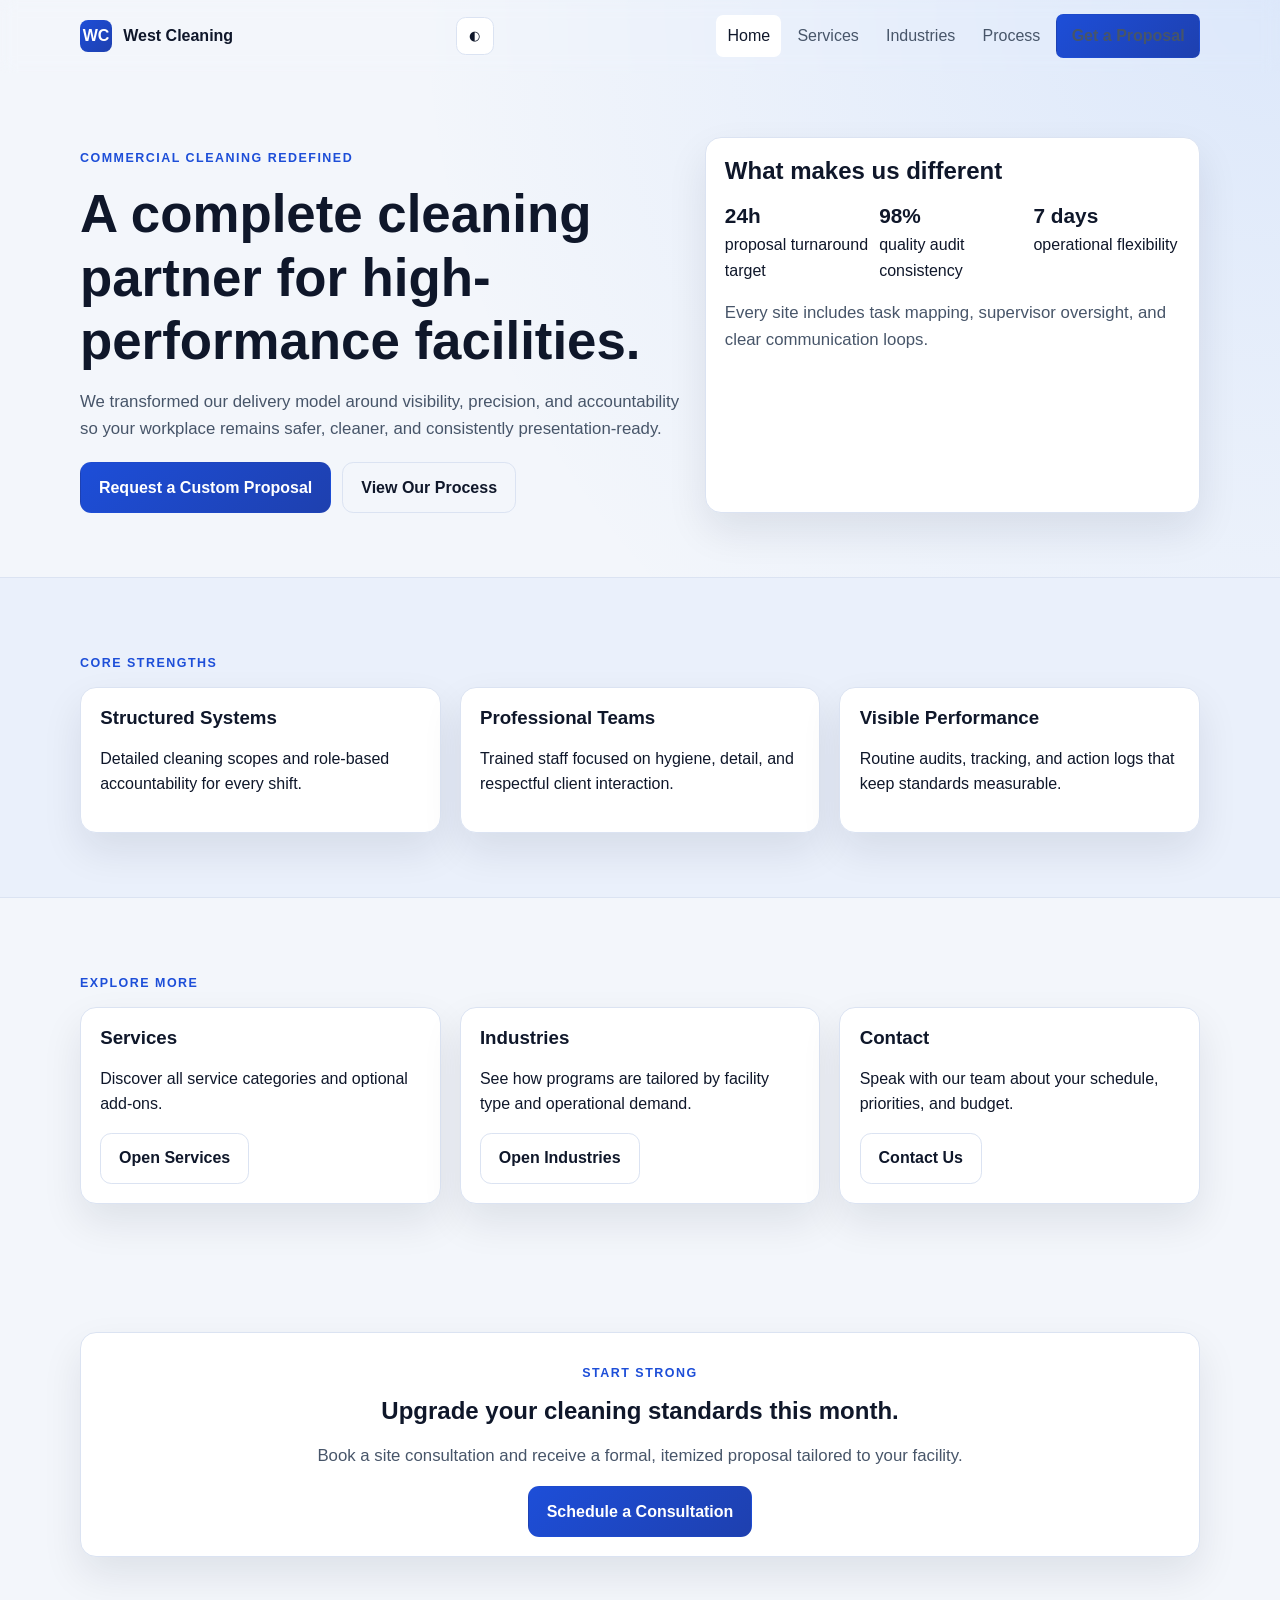
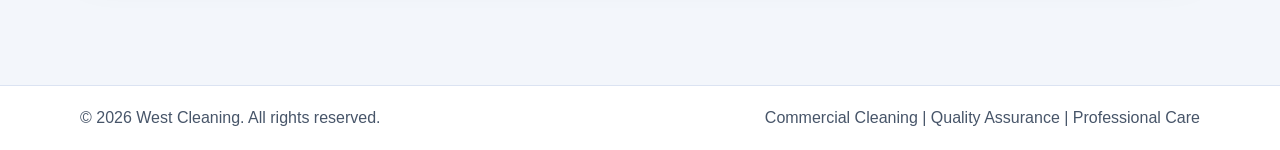
<file: index.html>
<!DOCTYPE html>
<html lang="en">
  <head>
    <meta charset="UTF-8" />
    <meta name="viewport" content="width=device-width, initial-scale=1.0" />
    <title>West Cleaning | Commercial Cleaning Excellence</title>
    <meta
      name="description"
      content="West Cleaning delivers premium commercial cleaning with dependable systems, measurable outcomes, and responsive service."
    />
    <link rel="stylesheet" href="style.css" />
  </head>
  <body>
    <a class="skip-link" href="#main">Skip to main content</a>
    <header class="site-header">
      <div class="container nav-wrap">
        <a href="index.html" class="brand" aria-label="West Cleaning home">
          <span class="brand-mark" aria-hidden="true">WC</span>
          <span>West Cleaning</span>
        </a>

        <div class="header-actions">
          <button id="theme-toggle" class="theme-toggle" type="button" aria-label="Switch to dark mode">◐</button>
          <button class="menu-toggle" type="button" aria-expanded="false" aria-controls="site-nav" aria-label="Open navigation">
            <span></span><span></span><span></span>
          </button>
        </div>

        <nav id="site-nav" class="site-nav" aria-label="Primary navigation">
          <a href="index.html">Home</a>
          <a href="services.html">Services</a>
          <a href="industries.html">Industries</a>
          <a href="process.html">Process</a>
          <a href="contact.html" class="btn btn-small">Get a Proposal</a>
        </nav>
      </div>
    </header>

    <main id="main">
      <section class="section">
        <div class="container hero-grid">
          <div class="reveal">
            <p class="eyebrow">Commercial Cleaning Redefined</p>
            <h1>A complete cleaning partner for high-performance facilities.</h1>
            <p class="lead">
              We transformed our delivery model around visibility, precision, and accountability so your workplace remains safer,
              cleaner, and consistently presentation-ready.
            </p>
            <div class="hero-actions">
              <a class="btn" href="contact.html">Request a Custom Proposal</a>
              <a class="btn btn-ghost" href="process.html">View Our Process</a>
            </div>
          </div>

          <aside class="card hero-panel reveal" aria-label="Service metrics">
            <h2>What makes us different</h2>
            <div class="stats">
              <article><strong>24h</strong><span>proposal turnaround target</span></article>
              <article><strong>98%</strong><span>quality audit consistency</span></article>
              <article><strong>7 days</strong><span>operational flexibility</span></article>
            </div>
            <p class="lead">Every site includes task mapping, supervisor oversight, and clear communication loops.</p>
          </aside>
        </div>
      </section>

      <section class="section alt">
        <div class="container">
          <p class="eyebrow reveal">Core Strengths</p>
          <div class="grid-3">
            <article class="card reveal"><h3>Structured Systems</h3><p>Detailed cleaning scopes and role-based accountability for every shift.</p></article>
            <article class="card reveal"><h3>Professional Teams</h3><p>Trained staff focused on hygiene, detail, and respectful client interaction.</p></article>
            <article class="card reveal"><h3>Visible Performance</h3><p>Routine audits, tracking, and action logs that keep standards measurable.</p></article>
          </div>
        </div>
      </section>

      <section class="section">
        <div class="container">
          <p class="eyebrow reveal">Explore More</p>
          <div class="grid-3">
            <article class="card reveal"><h3>Services</h3><p>Discover all service categories and optional add-ons.</p><a class="btn btn-ghost" href="services.html">Open Services</a></article>
            <article class="card reveal"><h3>Industries</h3><p>See how programs are tailored by facility type and operational demand.</p><a class="btn btn-ghost" href="industries.html">Open Industries</a></article>
            <article class="card reveal"><h3>Contact</h3><p>Speak with our team about your schedule, priorities, and budget.</p><a class="btn btn-ghost" href="contact.html">Contact Us</a></article>
          </div>
        </div>
      </section>

      <section class="section">
        <div class="container card cta-banner reveal">
          <p class="eyebrow">Start Strong</p>
          <h2>Upgrade your cleaning standards this month.</h2>
          <p class="lead">Book a site consultation and receive a formal, itemized proposal tailored to your facility.</p>
          <a class="btn" href="contact.html">Schedule a Consultation</a>
        </div>
      </section>
    </main>

    <footer class="site-footer">
      <div class="container footer-grid">
        <span>© <span id="year"></span> West Cleaning. All rights reserved.</span>
        <span>Commercial Cleaning | Quality Assurance | Professional Care</span>
      </div>
    </footer>

    <button class="back-to-top" type="button" aria-label="Back to top">↑</button>
    <script src="script.js"></script>
  </body>
</html>
</file>
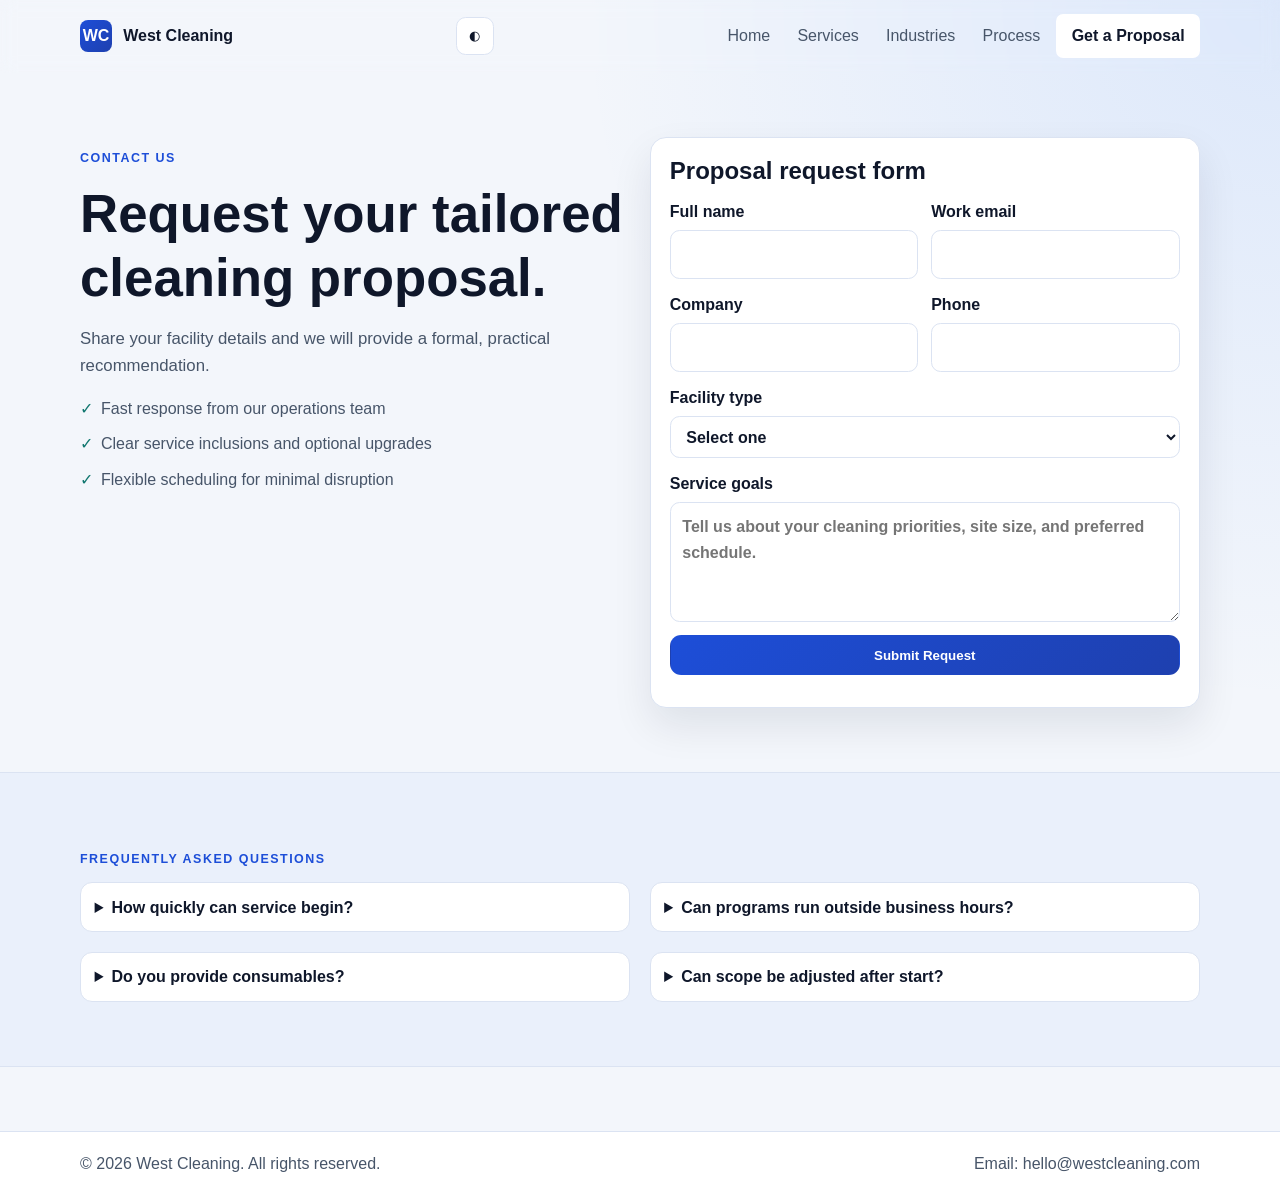
<file: contact.html>
<!DOCTYPE html>
<html lang="en">
  <head>
    <meta charset="UTF-8" />
    <meta name="viewport" content="width=device-width, initial-scale=1.0" />
    <title>Contact | West Cleaning</title>
    <meta name="description" content="Request a commercial cleaning proposal from West Cleaning." />
    <link rel="stylesheet" href="style.css" />
  </head>
  <body>
    <a class="skip-link" href="#main">Skip to main content</a>
    <header class="site-header">
      <div class="container nav-wrap">
        <a href="index.html" class="brand" aria-label="West Cleaning home"><span class="brand-mark">WC</span><span>West Cleaning</span></a>
        <div class="header-actions">
          <button id="theme-toggle" class="theme-toggle" type="button" aria-label="Switch to dark mode">◐</button>
          <button class="menu-toggle" type="button" aria-expanded="false" aria-controls="site-nav" aria-label="Open navigation"><span></span><span></span><span></span></button>
        </div>
        <nav id="site-nav" class="site-nav" aria-label="Primary navigation">
          <a href="index.html">Home</a><a href="services.html">Services</a><a href="industries.html">Industries</a><a href="process.html">Process</a><a href="contact.html" class="btn btn-small">Get a Proposal</a>
        </nav>
      </div>
    </header>

    <main id="main">
      <section class="section">
        <div class="container grid-2">
          <article class="reveal">
            <p class="eyebrow">Contact Us</p>
            <h1>Request your tailored cleaning proposal.</h1>
            <p class="lead">Share your facility details and we will provide a formal, practical recommendation.</p>
            <ul class="icon-list">
              <li>Fast response from our operations team</li>
              <li>Clear service inclusions and optional upgrades</li>
              <li>Flexible scheduling for minimal disruption</li>
            </ul>
          </article>

          <article class="card reveal">
            <h2>Proposal request form</h2>
            <form class="quote-form" novalidate>
              <div class="form-row">
                <label>Full name<input id="name" name="name" type="text" required /></label>
                <label>Work email<input id="email" name="email" type="email" required /></label>
              </div>
              <div class="form-row">
                <label>Company<input id="company" name="company" type="text" required /></label>
                <label>Phone<input id="phone" name="phone" type="tel" required /></label>
              </div>
              <label>Facility type
                <select id="facility" name="facility" required>
                  <option value="">Select one</option>
                  <option>Office</option>
                  <option>Retail</option>
                  <option>Medical</option>
                  <option>Industrial</option>
                  <option>Mixed-use</option>
                </select>
              </label>
              <label>Service goals
                <textarea id="message" name="message" required placeholder="Tell us about your cleaning priorities, site size, and preferred schedule."></textarea>
              </label>
              <button class="btn" type="submit">Submit Request</button>
              <p class="form-status" role="status" aria-live="polite"></p>
            </form>
          </article>
        </div>
      </section>

      <section class="section alt">
        <div class="container">
          <p class="eyebrow reveal">Frequently Asked Questions</p>
          <div class="grid-2">
            <details class="faq-item reveal"><summary>How quickly can service begin?</summary><p>Most onboarding timelines are finalized within 3 to 7 business days after proposal approval.</p></details>
            <details class="faq-item reveal"><summary>Can programs run outside business hours?</summary><p>Yes. We support morning, evening, overnight, and weekend delivery windows.</p></details>
            <details class="faq-item reveal"><summary>Do you provide consumables?</summary><p>Yes, we can include restocking support as part of your service plan.</p></details>
            <details class="faq-item reveal"><summary>Can scope be adjusted after start?</summary><p>Absolutely. We review and refine your program as site conditions evolve.</p></details>
          </div>
        </div>
      </section>
    </main>

    <footer class="site-footer">
      <div class="container footer-grid"><span>© <span id="year"></span> West Cleaning. All rights reserved.</span><span>Email: hello@westcleaning.com</span></div>
    </footer>

    <button class="back-to-top" type="button" aria-label="Back to top">↑</button>
    <script src="script.js"></script>
  </body>
</html>
</file>
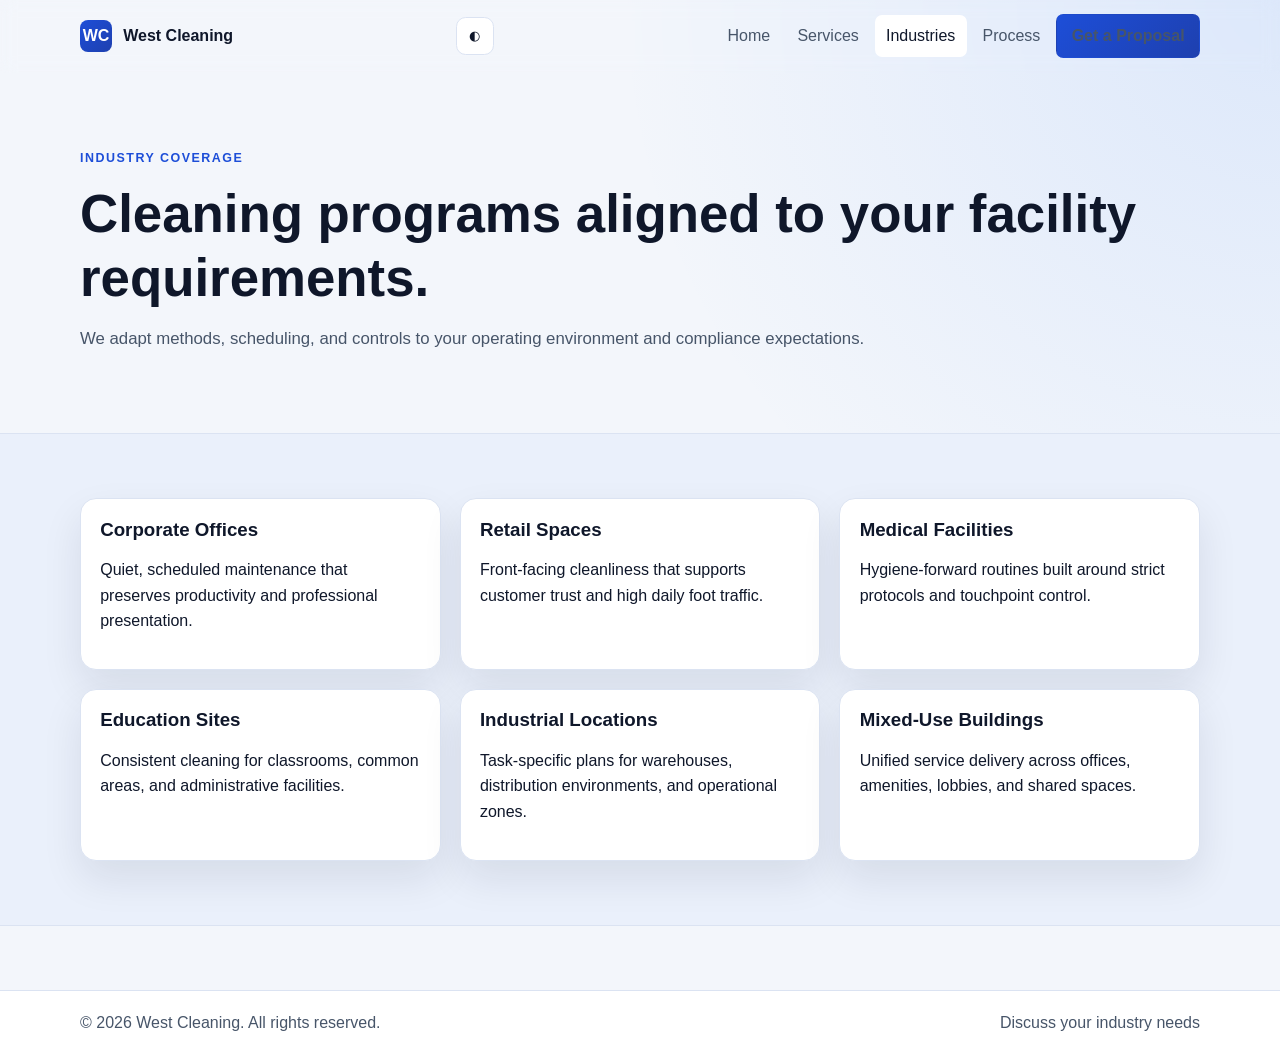
<file: industries.html>
<!DOCTYPE html>
<html lang="en">
  <head>
    <meta charset="UTF-8" />
    <meta name="viewport" content="width=device-width, initial-scale=1.0" />
    <title>Industries | West Cleaning</title>
    <meta name="description" content="Industry-specific commercial cleaning programs designed by West Cleaning." />
    <link rel="stylesheet" href="style.css" />
  </head>
  <body>
    <a class="skip-link" href="#main">Skip to main content</a>
    <header class="site-header">
      <div class="container nav-wrap">
        <a href="index.html" class="brand" aria-label="West Cleaning home"><span class="brand-mark">WC</span><span>West Cleaning</span></a>
        <div class="header-actions">
          <button id="theme-toggle" class="theme-toggle" type="button" aria-label="Switch to dark mode">◐</button>
          <button class="menu-toggle" type="button" aria-expanded="false" aria-controls="site-nav" aria-label="Open navigation"><span></span><span></span><span></span></button>
        </div>
        <nav id="site-nav" class="site-nav" aria-label="Primary navigation">
          <a href="index.html">Home</a><a href="services.html">Services</a><a href="industries.html">Industries</a><a href="process.html">Process</a><a href="contact.html" class="btn btn-small">Get a Proposal</a>
        </nav>
      </div>
    </header>

    <main id="main">
      <section class="section">
        <div class="container reveal">
          <p class="eyebrow">Industry Coverage</p>
          <h1>Cleaning programs aligned to your facility requirements.</h1>
          <p class="lead">We adapt methods, scheduling, and controls to your operating environment and compliance expectations.</p>
        </div>
      </section>

      <section class="section alt">
        <div class="container grid-3">
          <article class="card reveal"><h3>Corporate Offices</h3><p>Quiet, scheduled maintenance that preserves productivity and professional presentation.</p></article>
          <article class="card reveal"><h3>Retail Spaces</h3><p>Front-facing cleanliness that supports customer trust and high daily foot traffic.</p></article>
          <article class="card reveal"><h3>Medical Facilities</h3><p>Hygiene-forward routines built around strict protocols and touchpoint control.</p></article>
          <article class="card reveal"><h3>Education Sites</h3><p>Consistent cleaning for classrooms, common areas, and administrative facilities.</p></article>
          <article class="card reveal"><h3>Industrial Locations</h3><p>Task-specific plans for warehouses, distribution environments, and operational zones.</p></article>
          <article class="card reveal"><h3>Mixed-Use Buildings</h3><p>Unified service delivery across offices, amenities, lobbies, and shared spaces.</p></article>
        </div>
      </section>
    </main>

    <footer class="site-footer">
      <div class="container footer-grid"><span>© <span id="year"></span> West Cleaning. All rights reserved.</span><a href="contact.html">Discuss your industry needs</a></div>
    </footer>

    <button class="back-to-top" type="button" aria-label="Back to top">↑</button>
    <script src="script.js"></script>
  </body>
</html>
</file>
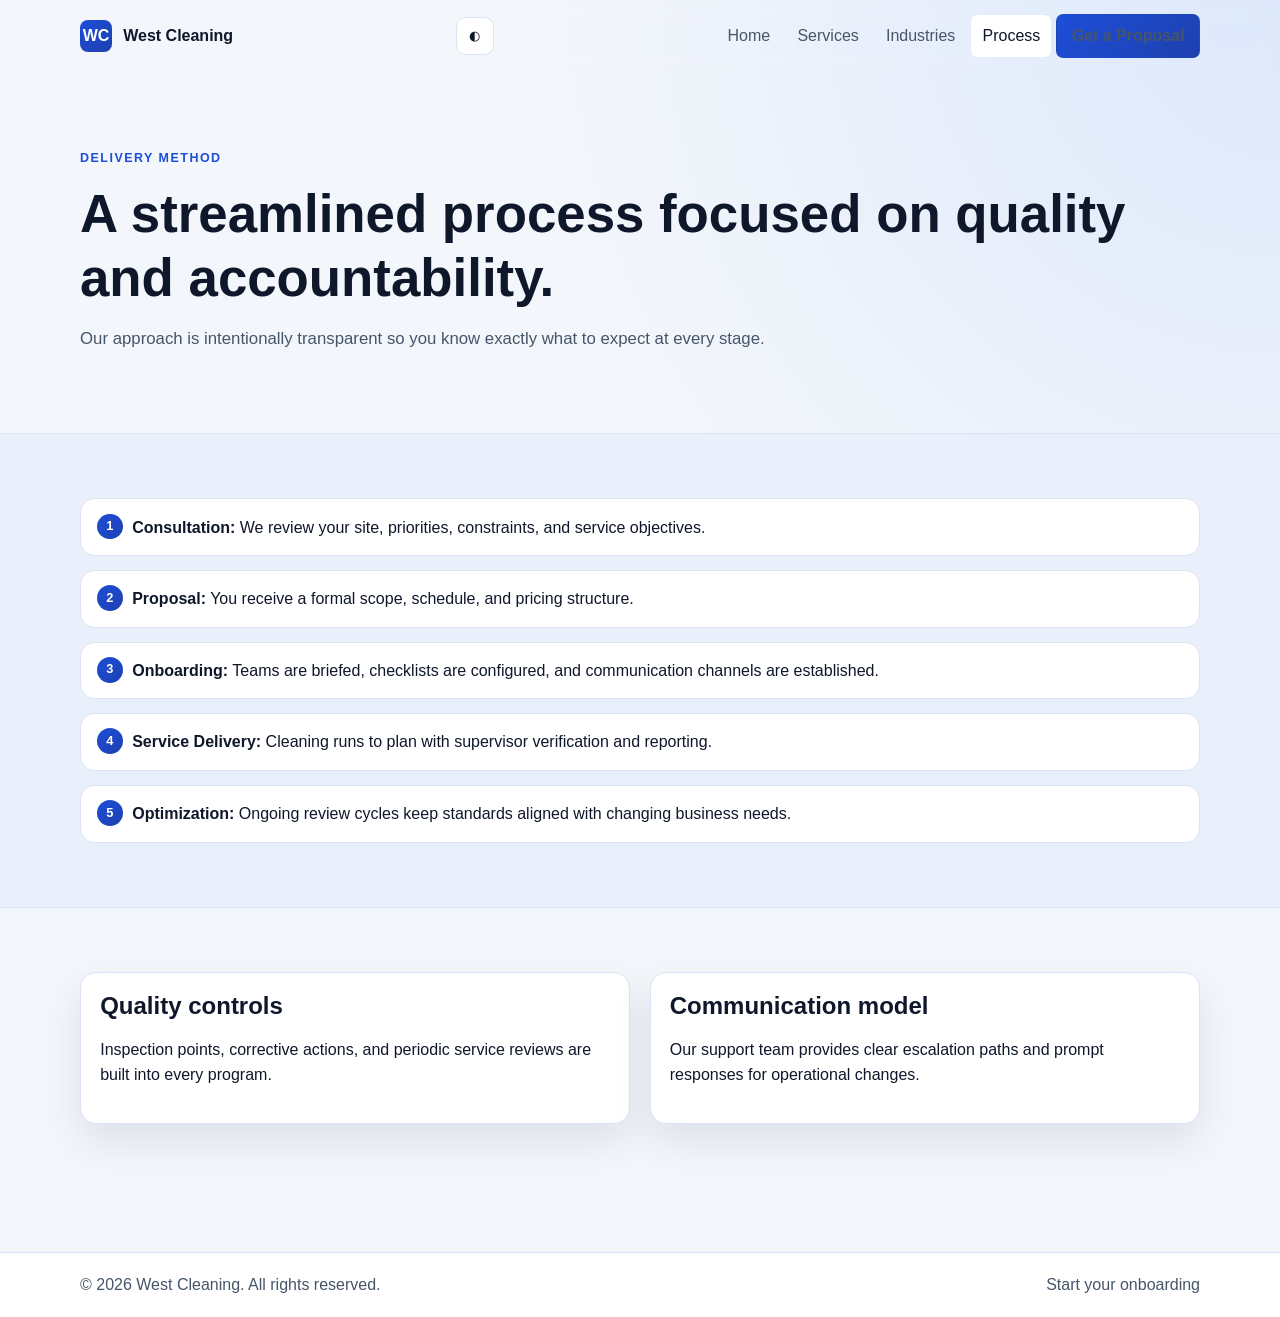
<file: process.html>
<!DOCTYPE html>
<html lang="en">
  <head>
    <meta charset="UTF-8" />
    <meta name="viewport" content="width=device-width, initial-scale=1.0" />
    <title>Process | West Cleaning</title>
    <meta name="description" content="A transparent commercial cleaning process from consultation to continuous improvement." />
    <link rel="stylesheet" href="style.css" />
  </head>
  <body>
    <a class="skip-link" href="#main">Skip to main content</a>
    <header class="site-header">
      <div class="container nav-wrap">
        <a href="index.html" class="brand" aria-label="West Cleaning home"><span class="brand-mark">WC</span><span>West Cleaning</span></a>
        <div class="header-actions">
          <button id="theme-toggle" class="theme-toggle" type="button" aria-label="Switch to dark mode">◐</button>
          <button class="menu-toggle" type="button" aria-expanded="false" aria-controls="site-nav" aria-label="Open navigation"><span></span><span></span><span></span></button>
        </div>
        <nav id="site-nav" class="site-nav" aria-label="Primary navigation">
          <a href="index.html">Home</a><a href="services.html">Services</a><a href="industries.html">Industries</a><a href="process.html">Process</a><a href="contact.html" class="btn btn-small">Get a Proposal</a>
        </nav>
      </div>
    </header>

    <main id="main">
      <section class="section">
        <div class="container reveal">
          <p class="eyebrow">Delivery Method</p>
          <h1>A streamlined process focused on quality and accountability.</h1>
          <p class="lead">Our approach is intentionally transparent so you know exactly what to expect at every stage.</p>
        </div>
      </section>

      <section class="section alt">
        <div class="container">
          <ol class="process-steps reveal">
            <li><strong>Consultation:</strong> We review your site, priorities, constraints, and service objectives.</li>
            <li><strong>Proposal:</strong> You receive a formal scope, schedule, and pricing structure.</li>
            <li><strong>Onboarding:</strong> Teams are briefed, checklists are configured, and communication channels are established.</li>
            <li><strong>Service Delivery:</strong> Cleaning runs to plan with supervisor verification and reporting.</li>
            <li><strong>Optimization:</strong> Ongoing review cycles keep standards aligned with changing business needs.</li>
          </ol>
        </div>
      </section>

      <section class="section">
        <div class="container grid-2">
          <article class="card reveal"><h2>Quality controls</h2><p>Inspection points, corrective actions, and periodic service reviews are built into every program.</p></article>
          <article class="card reveal"><h2>Communication model</h2><p>Our support team provides clear escalation paths and prompt responses for operational changes.</p></article>
        </div>
      </section>
    </main>

    <footer class="site-footer">
      <div class="container footer-grid"><span>© <span id="year"></span> West Cleaning. All rights reserved.</span><a href="contact.html">Start your onboarding</a></div>
    </footer>

    <button class="back-to-top" type="button" aria-label="Back to top">↑</button>
    <script src="script.js"></script>
  </body>
</html>
</file>
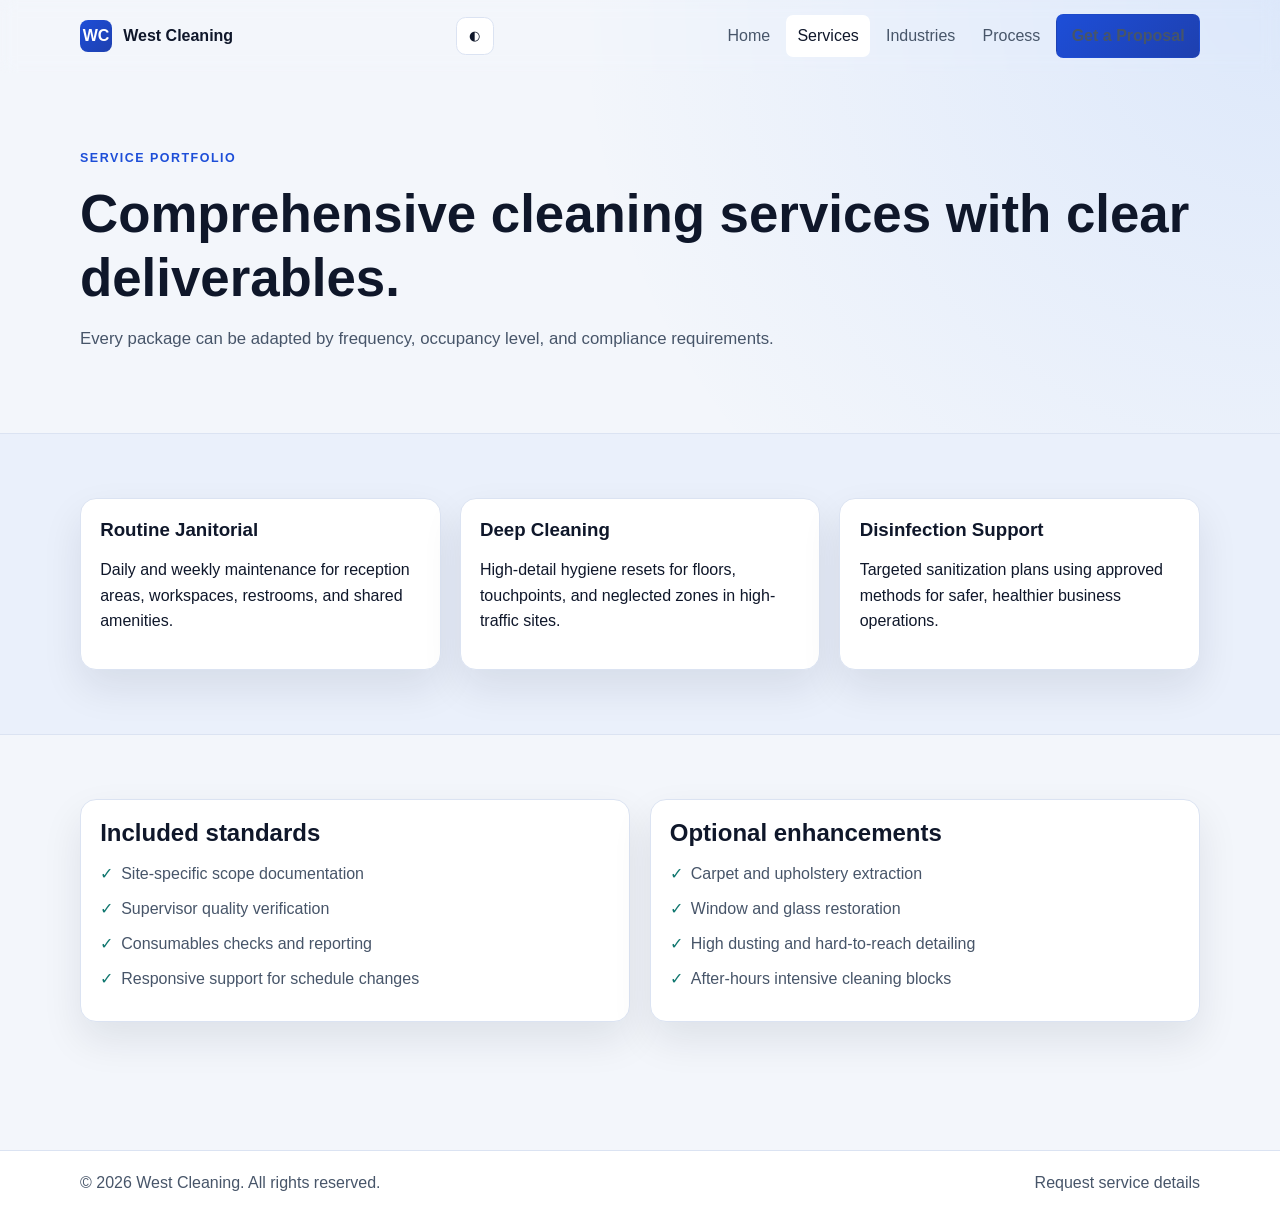
<file: services.html>
<!DOCTYPE html>
<html lang="en">
  <head>
    <meta charset="UTF-8" />
    <meta name="viewport" content="width=device-width, initial-scale=1.0" />
    <title>Services | West Cleaning</title>
    <meta name="description" content="Explore West Cleaning service programs for offices, retail, healthcare, and industrial spaces." />
    <link rel="stylesheet" href="style.css" />
  </head>
  <body>
    <a class="skip-link" href="#main">Skip to main content</a>
    <header class="site-header">
      <div class="container nav-wrap">
        <a href="index.html" class="brand" aria-label="West Cleaning home"><span class="brand-mark">WC</span><span>West Cleaning</span></a>
        <div class="header-actions">
          <button id="theme-toggle" class="theme-toggle" type="button" aria-label="Switch to dark mode">◐</button>
          <button class="menu-toggle" type="button" aria-expanded="false" aria-controls="site-nav" aria-label="Open navigation"><span></span><span></span><span></span></button>
        </div>
        <nav id="site-nav" class="site-nav" aria-label="Primary navigation">
          <a href="index.html">Home</a><a href="services.html">Services</a><a href="industries.html">Industries</a><a href="process.html">Process</a><a href="contact.html" class="btn btn-small">Get a Proposal</a>
        </nav>
      </div>
    </header>

    <main id="main">
      <section class="section">
        <div class="container reveal">
          <p class="eyebrow">Service Portfolio</p>
          <h1>Comprehensive cleaning services with clear deliverables.</h1>
          <p class="lead">Every package can be adapted by frequency, occupancy level, and compliance requirements.</p>
        </div>
      </section>

      <section class="section alt">
        <div class="container grid-3">
          <article class="card reveal"><h3>Routine Janitorial</h3><p>Daily and weekly maintenance for reception areas, workspaces, restrooms, and shared amenities.</p></article>
          <article class="card reveal"><h3>Deep Cleaning</h3><p>High-detail hygiene resets for floors, touchpoints, and neglected zones in high-traffic sites.</p></article>
          <article class="card reveal"><h3>Disinfection Support</h3><p>Targeted sanitization plans using approved methods for safer, healthier business operations.</p></article>
        </div>
      </section>

      <section class="section">
        <div class="container grid-2">
          <article class="card reveal">
            <h2>Included standards</h2>
            <ul class="icon-list">
              <li>Site-specific scope documentation</li>
              <li>Supervisor quality verification</li>
              <li>Consumables checks and reporting</li>
              <li>Responsive support for schedule changes</li>
            </ul>
          </article>
          <article class="card reveal">
            <h2>Optional enhancements</h2>
            <ul class="icon-list">
              <li>Carpet and upholstery extraction</li>
              <li>Window and glass restoration</li>
              <li>High dusting and hard-to-reach detailing</li>
              <li>After-hours intensive cleaning blocks</li>
            </ul>
          </article>
        </div>
      </section>
    </main>

    <footer class="site-footer">
      <div class="container footer-grid"><span>© <span id="year"></span> West Cleaning. All rights reserved.</span><a href="contact.html">Request service details</a></div>
    </footer>

    <button class="back-to-top" type="button" aria-label="Back to top">↑</button>
    <script src="script.js"></script>
  </body>
</html>
</file>
<file: style.css>
:root {
  --bg: #f3f6fb;
  --surface: #ffffff;
  --surface-alt: #eaf0fb;
  --text: #0f172a;
  --muted: #475569;
  --primary: #1d4ed8;
  --primary-strong: #1e40af;
  --border: #dbe3f2;
  --success: #0f766e;
  --danger: #b91c1c;
  --shadow: 0 18px 40px rgba(15, 23, 42, 0.09);
}

:root[data-theme='dark'] {
  --bg: #070d1f;
  --surface: #0f1a33;
  --surface-alt: #111f3f;
  --text: #e2e8f0;
  --muted: #94a3b8;
  --primary: #60a5fa;
  --primary-strong: #93c5fd;
  --border: #22304f;
  --success: #2dd4bf;
  --danger: #fca5a5;
  --shadow: 0 20px 40px rgba(2, 6, 23, 0.45);
}

* {
  box-sizing: border-box;
}

html,
body {
  margin: 0;
  padding: 0;
}

body {
  font-family: Inter, Segoe UI, Roboto, Arial, sans-serif;
  background: radial-gradient(circle at top right, rgba(59, 130, 246, 0.12), transparent 40%), var(--bg);
  color: var(--text);
  line-height: 1.6;
}

a {
  color: inherit;
  text-decoration: none;
}

img {
  max-width: 100%;
  display: block;
}

.container {
  width: min(1120px, 92%);
  margin: 0 auto;
}

.skip-link {
  position: absolute;
  left: -9999px;
}

.skip-link:focus {
  left: 1rem;
  top: 1rem;
  z-index: 9999;
  background: var(--surface);
  border: 1px solid var(--border);
  padding: 0.5rem 0.75rem;
  border-radius: 0.4rem;
}

.site-header {
  position: sticky;
  top: 0;
  z-index: 120;
  border-bottom: 1px solid transparent;
  backdrop-filter: blur(8px);
  transition: background 0.2s ease, border-color 0.2s ease;
}

.site-header.scrolled {
  background: color-mix(in srgb, var(--bg) 88%, transparent);
  border-color: var(--border);
}

.nav-wrap {
  display: flex;
  align-items: center;
  justify-content: space-between;
  gap: 1rem;
  min-height: 4.5rem;
}

.brand {
  display: inline-flex;
  align-items: center;
  gap: 0.7rem;
  font-weight: 700;
}

.brand-mark {
  width: 2rem;
  height: 2rem;
  border-radius: 0.5rem;
  display: grid;
  place-items: center;
  color: #fff;
  background: linear-gradient(135deg, var(--primary), var(--primary-strong));
}

.header-actions {
  display: flex;
  align-items: center;
  gap: 0.55rem;
}

.theme-toggle,
.menu-toggle {
  border: 1px solid var(--border);
  background: var(--surface);
  color: var(--text);
  border-radius: 0.6rem;
  min-height: 2.4rem;
  min-width: 2.4rem;
  cursor: pointer;
}

.menu-toggle {
  display: none;
  padding: 0.4rem;
}

.menu-toggle span {
  display: block;
  width: 1.1rem;
  height: 2px;
  background: var(--text);
  margin: 0.24rem auto;
}

.site-nav {
  display: flex;
  align-items: center;
  gap: 0.3rem;
}

.site-nav a {
  padding: 0.5rem 0.7rem;
  border-radius: 0.45rem;
  color: var(--muted);
}

.site-nav a.active,
.site-nav a:hover {
  color: var(--text);
  background: var(--surface);
}

.btn {
  display: inline-flex;
  align-items: center;
  justify-content: center;
  gap: 0.35rem;
  border: 1px solid transparent;
  border-radius: 0.7rem;
  font-weight: 600;
  padding: 0.72rem 1.12rem;
  background: linear-gradient(135deg, var(--primary), var(--primary-strong));
  color: #fff;
}

.btn:hover {
  filter: brightness(1.06);
}

.btn.btn-small {
  padding: 0.52rem 0.9rem;
}

.btn.btn-ghost {
  border-color: var(--border);
  background: transparent;
  color: var(--text);
}

main {
  padding-bottom: 4rem;
}

.section {
  padding: clamp(3rem, 5vw, 5.5rem) 0;
}

.hero-grid,
.grid-2,
.grid-3 {
  display: grid;
  gap: 1.2rem;
}

.hero-grid {
  grid-template-columns: 1.1fr 0.9fr;
  align-items: stretch;
}

.eyebrow {
  font-size: 0.78rem;
  font-weight: 700;
  text-transform: uppercase;
  letter-spacing: 0.12em;
  color: var(--primary);
  margin-bottom: 0.8rem;
}

h1,
h2,
h3 {
  line-height: 1.2;
  margin: 0 0 0.8rem;
}

h1 {
  font-size: clamp(1.9rem, 4.5vw, 3.3rem);
}

.lead {
  color: var(--muted);
  font-size: 1.05rem;
}

.hero-actions {
  display: flex;
  flex-wrap: wrap;
  gap: 0.7rem;
  margin-top: 1.2rem;
}

.card {
  background: var(--surface);
  border: 1px solid var(--border);
  border-radius: 1rem;
  padding: 1.2rem;
  box-shadow: var(--shadow);
}

.hero-panel .stats {
  display: grid;
  grid-template-columns: repeat(3, minmax(0, 1fr));
  gap: 0.5rem;
}

.hero-panel .stats strong {
  display: block;
  font-size: 1.3rem;
}

.alt {
  background: var(--surface-alt);
  border-top: 1px solid var(--border);
  border-bottom: 1px solid var(--border);
}

.grid-2 {
  grid-template-columns: repeat(2, minmax(0, 1fr));
}

.grid-3 {
  grid-template-columns: repeat(3, minmax(0, 1fr));
}

.icon-list {
  list-style: none;
  margin: 0;
  padding: 0;
}

.icon-list li {
  margin-bottom: 0.6rem;
  color: var(--muted);
}

.icon-list li::before {
  content: '✓';
  color: var(--success);
  margin-right: 0.5rem;
}

.process-steps {
  counter-reset: step;
  list-style: none;
  margin: 0;
  padding: 0;
  display: grid;
  gap: 0.85rem;
}

.process-steps li {
  counter-increment: step;
  background: var(--surface);
  border: 1px solid var(--border);
  border-radius: 0.9rem;
  padding: 0.95rem 1rem 0.95rem 3.2rem;
  position: relative;
}

.process-steps li::before {
  content: counter(step);
  position: absolute;
  left: 1rem;
  top: 0.9rem;
  width: 1.6rem;
  height: 1.6rem;
  border-radius: 99px;
  display: grid;
  place-items: center;
  color: #fff;
  background: linear-gradient(135deg, var(--primary), var(--primary-strong));
  font-size: 0.8rem;
  font-weight: 700;
}

.faq-item {
  border: 1px solid var(--border);
  border-radius: 0.75rem;
  background: var(--surface);
  padding: 0.7rem 0.85rem;
}

.faq-item summary {
  font-weight: 600;
  cursor: pointer;
}

.quote-form {
  display: grid;
  gap: 0.8rem;
}

.form-row {
  display: grid;
  gap: 0.8rem;
  grid-template-columns: repeat(2, minmax(0, 1fr));
}

label {
  display: grid;
  gap: 0.35rem;
  font-weight: 600;
}

input,
select,
textarea {
  font: inherit;
  color: var(--text);
  background: var(--surface);
  border: 1px solid var(--border);
  border-radius: 0.6rem;
  padding: 0.67rem 0.72rem;
}

textarea {
  min-height: 7.5rem;
  resize: vertical;
}

[aria-invalid='true'] {
  border-color: var(--danger);
}

.form-status {
  margin: 0;
  font-weight: 600;
}

.form-status.error {
  color: var(--danger);
}

.form-status.success {
  color: var(--success);
}

.cta-banner {
  text-align: center;
}

.site-footer {
  border-top: 1px solid var(--border);
  background: var(--surface);
  padding: 1.2rem 0;
}

.footer-grid {
  display: flex;
  justify-content: space-between;
  gap: 0.75rem;
  flex-wrap: wrap;
  color: var(--muted);
}

.back-to-top {
  position: fixed;
  right: 1rem;
  bottom: 1rem;
  border: 1px solid var(--border);
  background: var(--surface);
  color: var(--text);
  border-radius: 99px;
  width: 2.55rem;
  height: 2.55rem;
  display: grid;
  place-items: center;
  cursor: pointer;
  opacity: 0;
  pointer-events: none;
  transition: opacity 0.2s ease;
}

.back-to-top.show {
  opacity: 1;
  pointer-events: auto;
}

.reveal {
  opacity: 0;
  transform: translateY(18px);
  transition: opacity 0.45s ease, transform 0.45s ease;
}

.reveal.visible {
  opacity: 1;
  transform: none;
}

@media (max-width: 900px) {
  .hero-grid,
  .grid-2,
  .grid-3,
  .form-row {
    grid-template-columns: 1fr;
  }

  .site-nav {
    position: absolute;
    right: 4%;
    top: 4.1rem;
    min-width: 220px;
    flex-direction: column;
    align-items: stretch;
    padding: 0.5rem;
    border-radius: 0.8rem;
    background: var(--surface);
    border: 1px solid var(--border);
    box-shadow: var(--shadow);
    display: none;
  }

  .site-nav.open {
    display: flex;
  }

  .menu-toggle {
    display: inline-block;
  }
}

@media (prefers-reduced-motion: reduce) {
  *,
  *::before,
  *::after {
    animation: none !important;
    transition: none !important;
    scroll-behavior: auto !important;
  }
}
</file>
